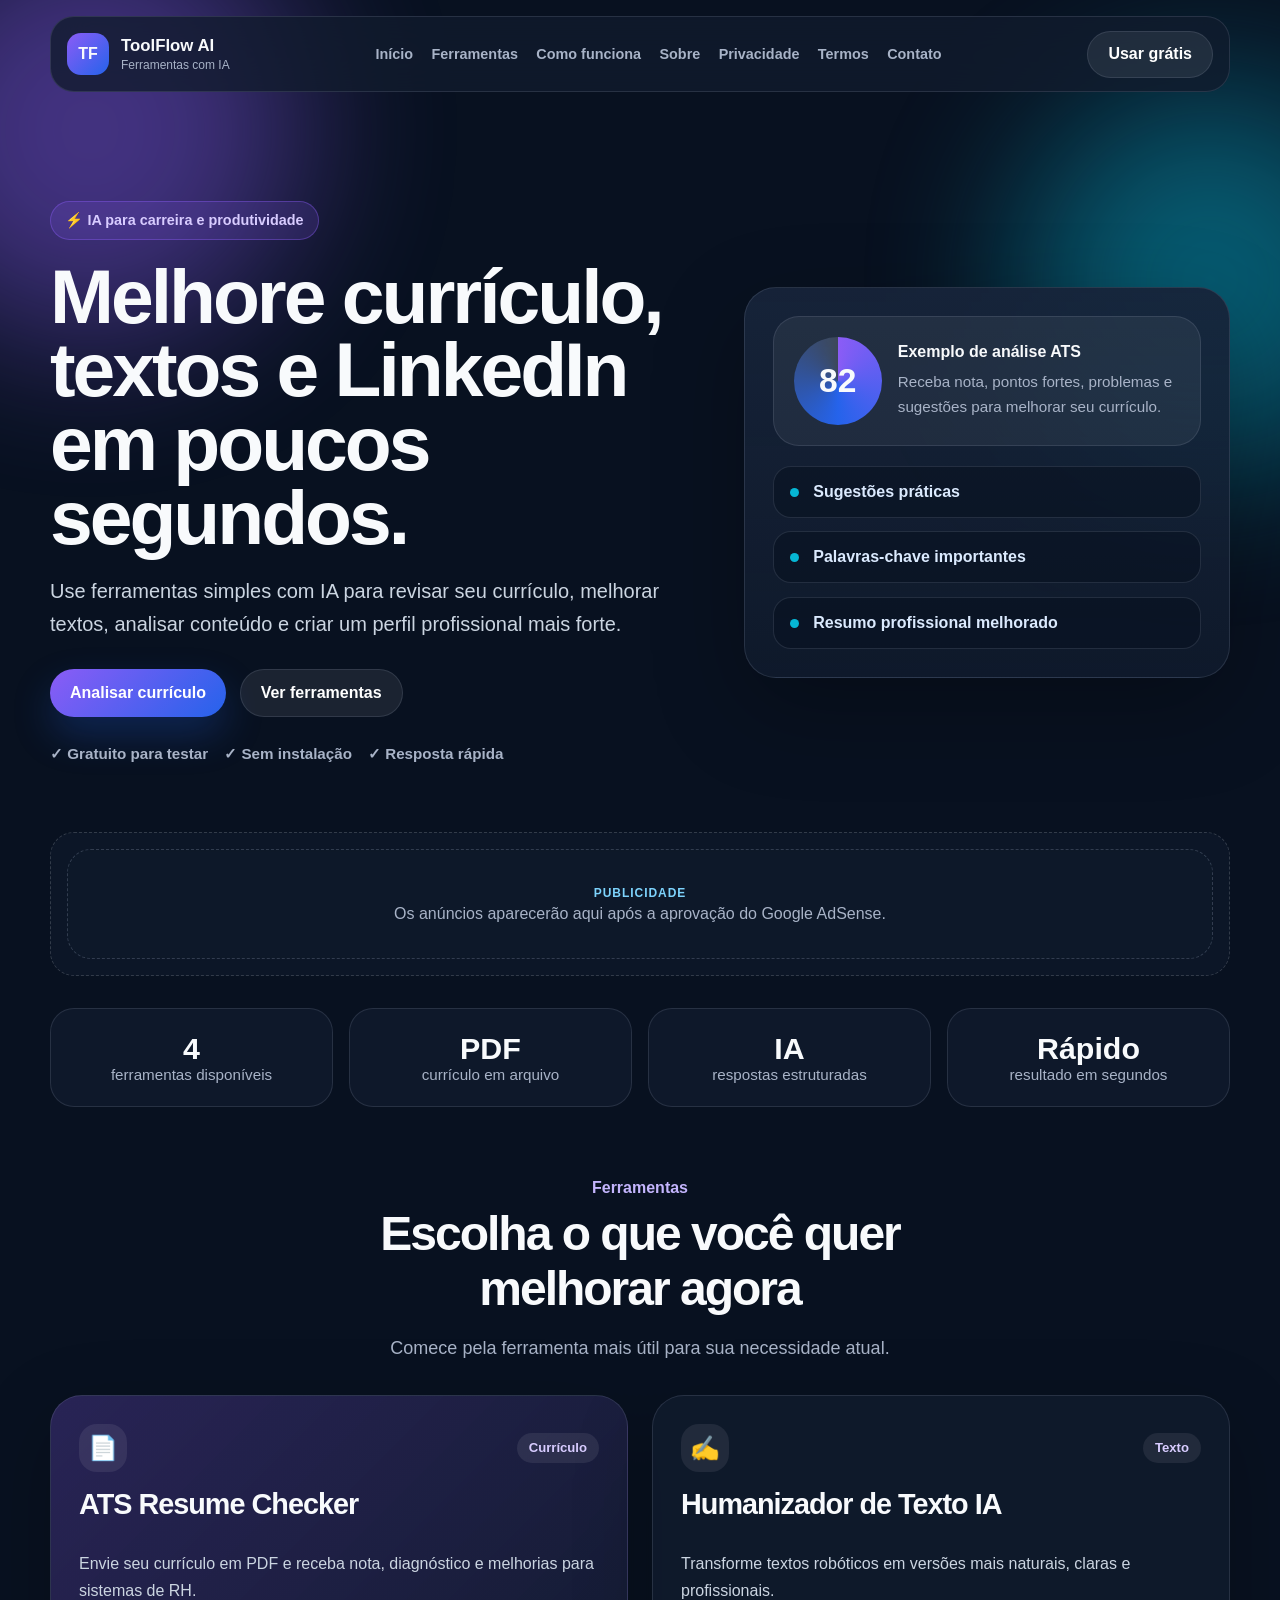
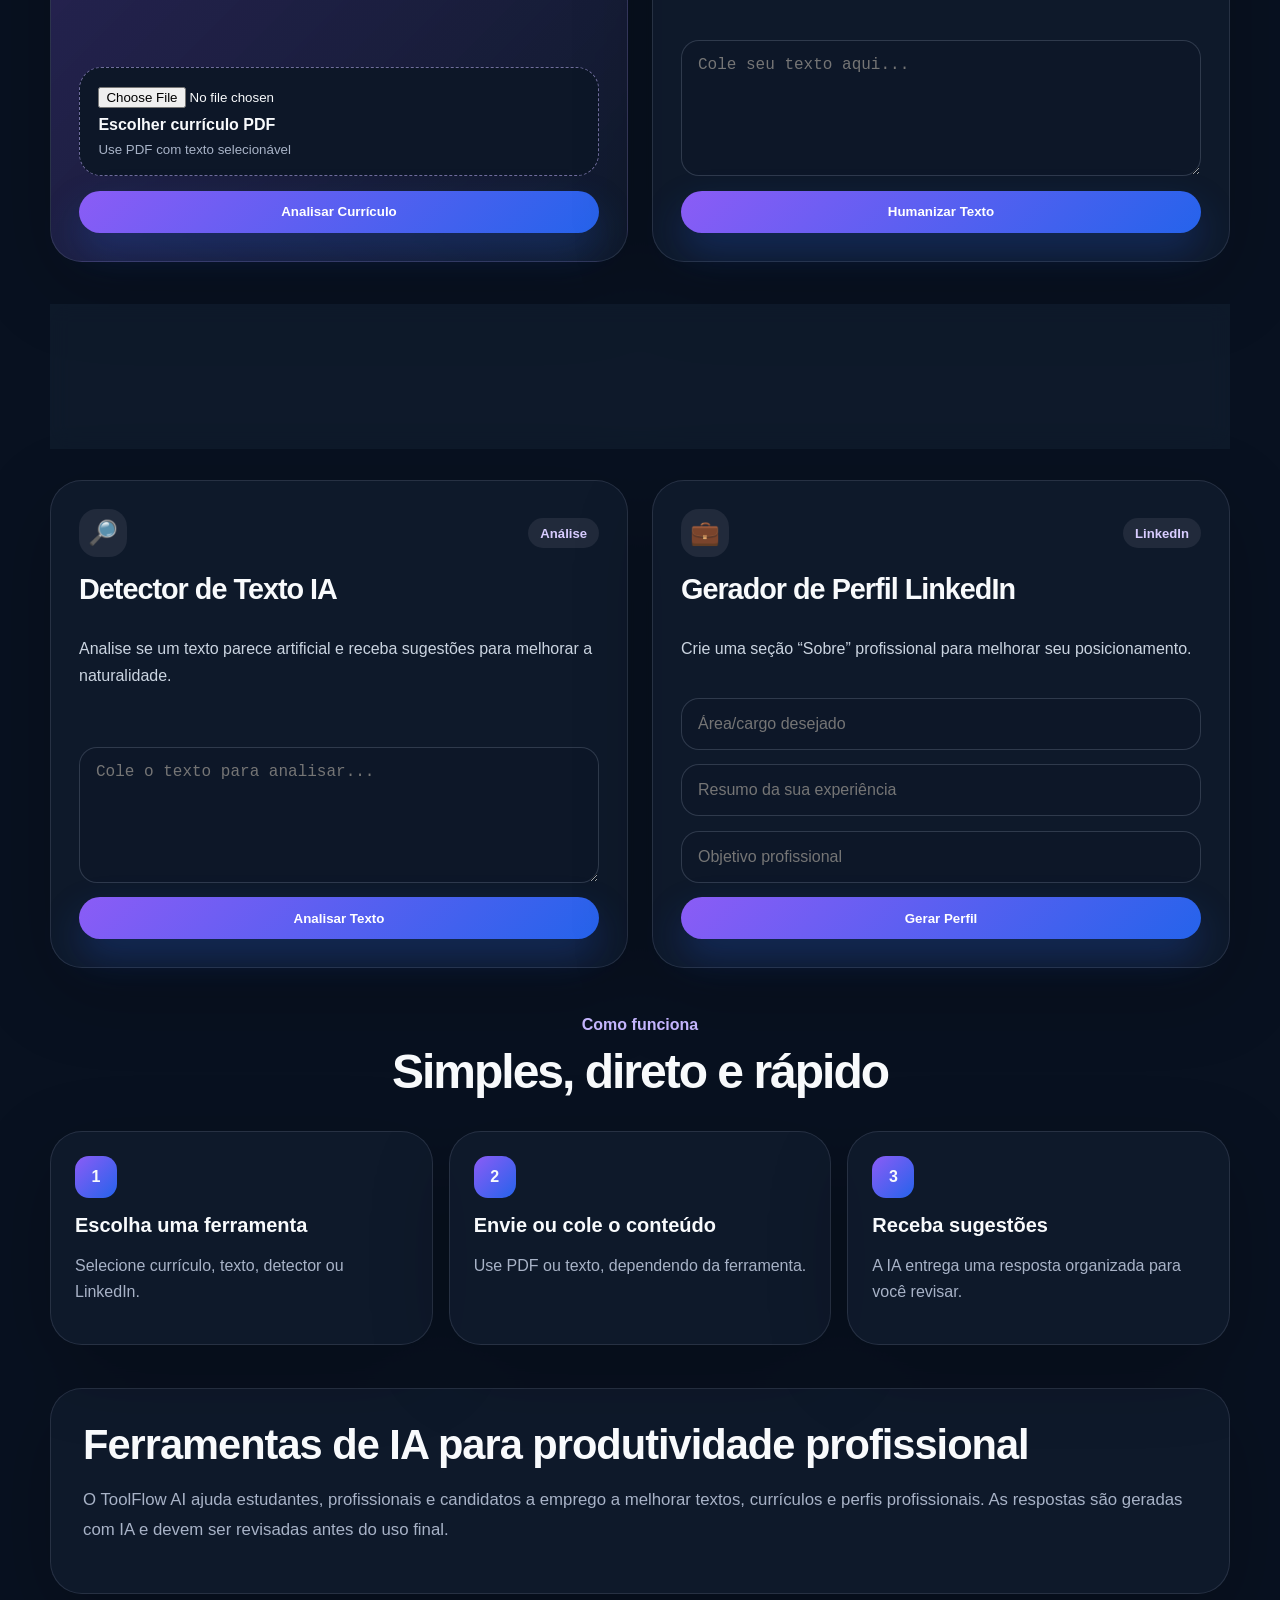
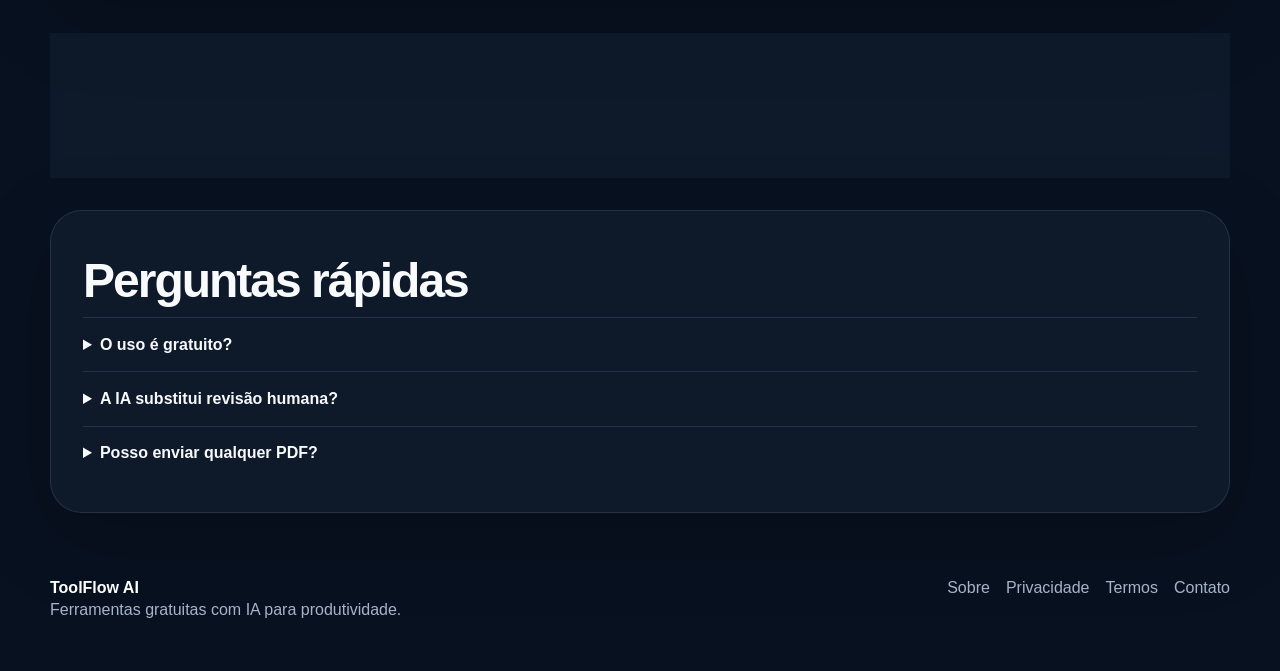
<file: templates/index.html>
<!DOCTYPE html>
<html lang="pt-br">
<head>
<meta charset="UTF-8">
<meta name="viewport" content="width=device-width, initial-scale=1.0">
<title>{{ page_title }} | Ferramentas gratuitas com IA</title>
<meta name="description" content="Ferramentas gratuitas com IA para currículo ATS, humanização de texto, LinkedIn e produtividade profissional.">
<link rel="stylesheet" href="/static/style.css">
<meta name="robots" content="index, follow">
<meta name="author" content="ToolFlow AI">
<meta property="og:title" content="ToolFlow AI">
<meta property="og:description" content="Ferramentas gratuitas com IA para currículo, ATS, LinkedIn e produtividade.">
<meta property="og:type" content="website">
<meta property="og:url" content="https://toolflow-ai.onrender.com">
<meta name="twitter:card" content="summary_large_image">
<link rel="icon" href="/static/favicon.svg" type="image/svg+xml">

<!-- Google Analytics -->
<script async src="https://www.googletagmanager.com/gtag/js?id=G-HB5PH8V46W"></script>
<script>
window.dataLayer = window.dataLayer || [];
function gtag(){ dataLayer.push(arguments); }
gtag('js', new Date());
gtag('config', 'G-HB5PH8V46W');
</script>

<!-- Google AdSense / Auto Ads -->
<script async src="https://pagead2.googlesyndication.com/pagead/js/adsbygoogle.js?client=ca-pub-5160731650313944"
     crossorigin="anonymous"></script>
</head>
<body>
<div class="bg-glow glow-one"></div>
<div class="bg-glow glow-two"></div>

<header class="site-header">
  <a href="/" class="brand">
    <div class="brand-mark">TF</div>
    <div class="brand-text">
      <strong>ToolFlow AI</strong>
      <span>Ferramentas com IA</span>
    </div>
  </a>

  <button class="mobile-menu-btn" onclick="document.body.classList.toggle('menu-open')" aria-label="Abrir menu">☰</button>

  <nav class="desktop-nav">
    <a href="/">Início</a>
    <a href="#tools">Ferramentas</a>
    <a href="#how">Como funciona</a>
    <a href="/about">Sobre</a>
    <a href="/privacy">Privacidade</a>
    <a href="/terms">Termos</a>
    <a href="/contact">Contato</a>
  </nav>

  <a class="header-cta" href="#tools">Usar grátis</a>
</header>

<nav class="mobile-nav">
  <a href="/">Início</a>
  <a href="#tools" onclick="document.body.classList.remove('menu-open')">Ferramentas</a>
  <a href="#how" onclick="document.body.classList.remove('menu-open')">Como funciona</a>
  <a href="/about">Sobre</a>
  <a href="/privacy">Privacidade</a>
  <a href="/terms">Termos</a>
  <a href="/contact">Contato</a>
</nav>

<main>
  <section class="hero">
    <div class="hero-copy">
      <div class="pill">⚡ IA para carreira e produtividade</div>
      <h1>Melhore currículo, textos e LinkedIn em poucos segundos.</h1>
      <p>Use ferramentas simples com IA para revisar seu currículo, melhorar textos, analisar conteúdo e criar um perfil profissional mais forte.</p>
      <div class="hero-actions">
        <a class="primary-btn" href="#ats">Analisar currículo</a>
        <a class="secondary-btn" href="#tools">Ver ferramentas</a>
      </div>
      <div class="trust-row">
        <span>✓ Gratuito para testar</span>
        <span>✓ Sem instalação</span>
        <span>✓ Resposta rápida</span>
      </div>
    </div>

    <div class="hero-panel">
      <div class="score-card">
        <div class="score-circle">82</div>
        <div>
          <strong>Exemplo de análise ATS</strong>
          <p>Receba nota, pontos fortes, problemas e sugestões para melhorar seu currículo.</p>
        </div>
      </div>
      <div class="mini-list">
        <div><span></span> Sugestões práticas</div>
        <div><span></span> Palavras-chave importantes</div>
        <div><span></span> Resumo profissional melhorado</div>
      </div>
    </div>
  </section>

  <section class="ad-container top-ad" aria-label="Publicidade">
    <div class="ad-box">
      <small>Publicidade</small>
      <span>Os anúncios aparecerão aqui após a aprovação do Google AdSense.</span>
    </div>
  </section>

  <section class="metrics">
    <div><strong>4</strong><span>ferramentas disponíveis</span></div>
    <div><strong>PDF</strong><span>currículo em arquivo</span></div>
    <div><strong>IA</strong><span>respostas estruturadas</span></div>
    <div><strong>Rápido</strong><span>resultado em segundos</span></div>
  </section>

  <section id="tools" class="tools-section">
    <div class="section-title">
      <span>Ferramentas</span>
      <h2>Escolha o que você quer melhorar agora</h2>
      <p>Comece pela ferramenta mais útil para sua necessidade atual.</p>
    </div>

    <div class="tools-grid">
      <article id="ats" class="tool-card highlighted">
        <div class="card-head"><div class="icon">📄</div><span>Currículo</span></div>
        <h3>ATS Resume Checker</h3>
        <p>Envie seu currículo em PDF e receba nota, diagnóstico e melhorias para sistemas de RH.</p>
        <form action="/ats-checker" method="post" enctype="multipart/form-data" class="smart-form">
          <label class="upload-box">
            <input type="file" name="file" accept=".pdf" required>
            <strong>Escolher currículo PDF</strong>
            <small>Use PDF com texto selecionável</small>
          </label>
          <button type="submit" class="submit-btn">Analisar Currículo</button>
        </form>
      </article>

      <article class="tool-card">
        <div class="card-head"><div class="icon">✍️</div><span>Texto</span></div>
        <h3>Humanizador de Texto IA</h3>
        <p>Transforme textos robóticos em versões mais naturais, claras e profissionais.</p>
        <form action="/humanizer" method="post" class="smart-form">
          <textarea name="text" placeholder="Cole seu texto aqui..." required></textarea>
          <button type="submit" class="submit-btn">Humanizar Texto</button>
        </form>
      </article>
    </div>
  </section>

  <section class="ad-container middle-ad" aria-label="Publicidade">
    <div class="ad-box">
      <small>Publicidade</small>
      <span>Espaço reservado para anúncios entre ferramentas.</span>
    </div>
  </section>

  <section class="tools-section extra-tools">
    <div class="tools-grid">
      <article class="tool-card">
        <div class="card-head"><div class="icon">🔎</div><span>Análise</span></div>
        <h3>Detector de Texto IA</h3>
        <p>Analise se um texto parece artificial e receba sugestões para melhorar a naturalidade.</p>
        <form action="/ai-detector" method="post" class="smart-form">
          <textarea name="text" placeholder="Cole o texto para analisar..." required></textarea>
          <button type="submit" class="submit-btn">Analisar Texto</button>
        </form>
      </article>

      <article class="tool-card">
        <div class="card-head"><div class="icon">💼</div><span>LinkedIn</span></div>
        <h3>Gerador de Perfil LinkedIn</h3>
        <p>Crie uma seção “Sobre” profissional para melhorar seu posicionamento.</p>
        <form action="/linkedin-generator" method="post" class="smart-form">
          <input type="text" name="role" placeholder="Área/cargo desejado" required>
          <input type="text" name="experience" placeholder="Resumo da sua experiência" required>
          <input type="text" name="goal" placeholder="Objetivo profissional" required>
          <button type="submit" class="submit-btn">Gerar Perfil</button>
        </form>
      </article>
    </div>
  </section>

  <section id="how" class="how-section">
    <div class="section-title compact">
      <span>Como funciona</span>
      <h2>Simples, direto e rápido</h2>
    </div>
    <div class="how-grid">
      <article><div class="step">1</div><h3>Escolha uma ferramenta</h3><p>Selecione currículo, texto, detector ou LinkedIn.</p></article>
      <article><div class="step">2</div><h3>Envie ou cole o conteúdo</h3><p>Use PDF ou texto, dependendo da ferramenta.</p></article>
      <article><div class="step">3</div><h3>Receba sugestões</h3><p>A IA entrega uma resposta organizada para você revisar.</p></article>
    </div>
  </section>

  <section class="content-section">
    <h2>Ferramentas de IA para produtividade profissional</h2>
    <p>O ToolFlow AI ajuda estudantes, profissionais e candidatos a emprego a melhorar textos, currículos e perfis profissionais. As respostas são geradas com IA e devem ser revisadas antes do uso final.</p>
  </section>

  <section class="ad-container bottom-ad" aria-label="Publicidade">
    <div class="ad-box">
      <small>Publicidade</small>
      <span>Espaço reservado para anúncios no fim da página.</span>
    </div>
  </section>

  <section class="faq">
    <h2>Perguntas rápidas</h2>
    <details><summary>O uso é gratuito?</summary><p>Sim. A versão atual é gratuita para testes. No futuro, alguns recursos avançados poderão ser premium.</p></details>
    <details><summary>A IA substitui revisão humana?</summary><p>Não. A IA ajuda na análise e na escrita, mas você deve revisar o resultado antes de usar.</p></details>
    <details><summary>Posso enviar qualquer PDF?</summary><p>Prefira PDFs com texto selecionável. PDFs que são apenas imagens podem não ser lidos corretamente.</p></details>
  </section>
</main>

<footer class="site-footer">
  <div>
    <strong>ToolFlow AI</strong>
    <span>Ferramentas gratuitas com IA para produtividade.</span>
  </div>
  <div class="footer-links">
    <a href="/about">Sobre</a>
    <a href="/privacy">Privacidade</a>
    <a href="/terms">Termos</a>
    <a href="/contact">Contato</a>
  </div>
</footer>

<script>
document.querySelectorAll("form").forEach((form)=>{
  form.addEventListener("submit",()=>{
    const btn=form.querySelector("button");
    if(btn){
      btn.disabled=true;
      btn.dataset.originalText = btn.innerText;
      btn.innerHTML = 'Processando... <span class="loading-spinner"></span>';
    }
  });
});
</script>

<!-- Loading Modal -->
<div id="aiLoadingOverlay" class="ai-loading-overlay" aria-hidden="true">
    <div class="ai-loading-card">
        <div class="ai-loading-header">
            <div class="ai-loading-logo">TF</div>
            <div>
                <strong id="loadingTitle">Processando com IA</strong>
                <span id="loadingSubtitle">Preparando sua análise...</span>
            </div>
        </div>

        <div class="ai-progress-wrap">
            <div id="aiProgressBar" class="ai-progress-bar"></div>
        </div>

        <div class="ai-loading-percent">
            <span id="aiProgressText">0%</span>
            <span id="aiStepText">Iniciando...</span>
        </div>

        <div class="ai-loading-steps">
            <div class="ai-step active" data-step="0">
                <span></span>
                Recebendo dados
            </div>
            <div class="ai-step" data-step="1">
                <span></span>
                Preparando conteúdo
            </div>
            <div class="ai-step" data-step="2">
                <span></span>
                Consultando IA
            </div>
            <div class="ai-step" data-step="3">
                <span></span>
                Gerando resultado
            </div>
        </div>

        <p class="ai-loading-note">
            Isso pode levar alguns segundos. Não feche esta página.
        </p>
    </div>
</div>

<script src="/static/loading.js"></script>

</body>
</html>
</file>
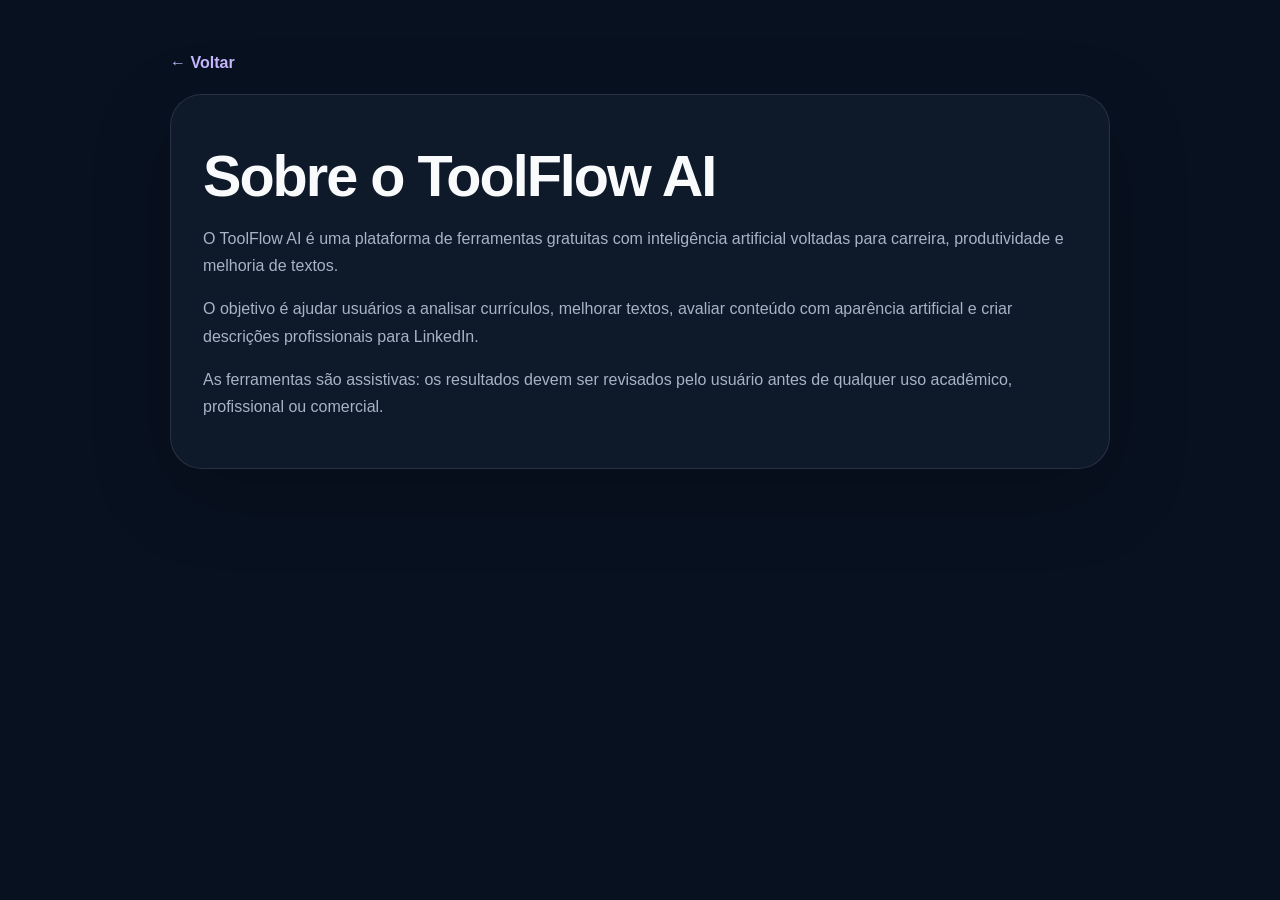
<file: templates/about.html>
<!DOCTYPE html>
<html lang="pt-br">
<head>
<meta charset="UTF-8">
<meta name="viewport" content="width=device-width, initial-scale=1.0">
<title>Sobre | ToolFlow AI</title>
<link rel="stylesheet" href="/static/style.css">
<meta name="robots" content="index, follow">
<meta name="author" content="ToolFlow AI">
<meta property="og:title" content="ToolFlow AI">
<meta property="og:description" content="Ferramentas gratuitas com IA para currículo, ATS, LinkedIn e produtividade.">
<meta property="og:type" content="website">
<meta property="og:url" content="https://toolflow-ai.onrender.com">
<meta name="twitter:card" content="summary_large_image">
<link rel="icon" href="/static/favicon.svg" type="image/svg+xml">

<!-- Google Analytics -->
<script async src="https://www.googletagmanager.com/gtag/js?id=G-HB5PH8V46W"></script>
<script>
window.dataLayer = window.dataLayer || [];
function gtag(){ dataLayer.push(arguments); }
gtag('js', new Date());
gtag('config', 'G-HB5PH8V46W');
</script>

<!-- Google AdSense / Auto Ads -->
<script async src="https://pagead2.googlesyndication.com/pagead/js/adsbygoogle.js?client=ca-pub-5160731650313944"
     crossorigin="anonymous"></script>
</head>
<body>
<main class="static-page">
<a href="/" class="back-link">← Voltar</a>
<section class="static-card">

<h1>Sobre o ToolFlow AI</h1>
<p>O ToolFlow AI é uma plataforma de ferramentas gratuitas com inteligência artificial voltadas para carreira, produtividade e melhoria de textos.</p>
<p>O objetivo é ajudar usuários a analisar currículos, melhorar textos, avaliar conteúdo com aparência artificial e criar descrições profissionais para LinkedIn.</p>
<p>As ferramentas são assistivas: os resultados devem ser revisados pelo usuário antes de qualquer uso acadêmico, profissional ou comercial.</p>

</section>
</main>

<!-- Loading Modal -->
<div id="aiLoadingOverlay" class="ai-loading-overlay" aria-hidden="true">
    <div class="ai-loading-card">
        <div class="ai-loading-header">
            <div class="ai-loading-logo">TF</div>
            <div>
                <strong id="loadingTitle">Processando com IA</strong>
                <span id="loadingSubtitle">Preparando sua análise...</span>
            </div>
        </div>

        <div class="ai-progress-wrap">
            <div id="aiProgressBar" class="ai-progress-bar"></div>
        </div>

        <div class="ai-loading-percent">
            <span id="aiProgressText">0%</span>
            <span id="aiStepText">Iniciando...</span>
        </div>

        <div class="ai-loading-steps">
            <div class="ai-step active" data-step="0">
                <span></span>
                Recebendo dados
            </div>
            <div class="ai-step" data-step="1">
                <span></span>
                Preparando conteúdo
            </div>
            <div class="ai-step" data-step="2">
                <span></span>
                Consultando IA
            </div>
            <div class="ai-step" data-step="3">
                <span></span>
                Gerando resultado
            </div>
        </div>

        <p class="ai-loading-note">
            Isso pode levar alguns segundos. Não feche esta página.
        </p>
    </div>
</div>

<script src="/static/loading.js"></script>

</body>
</html>
</file>
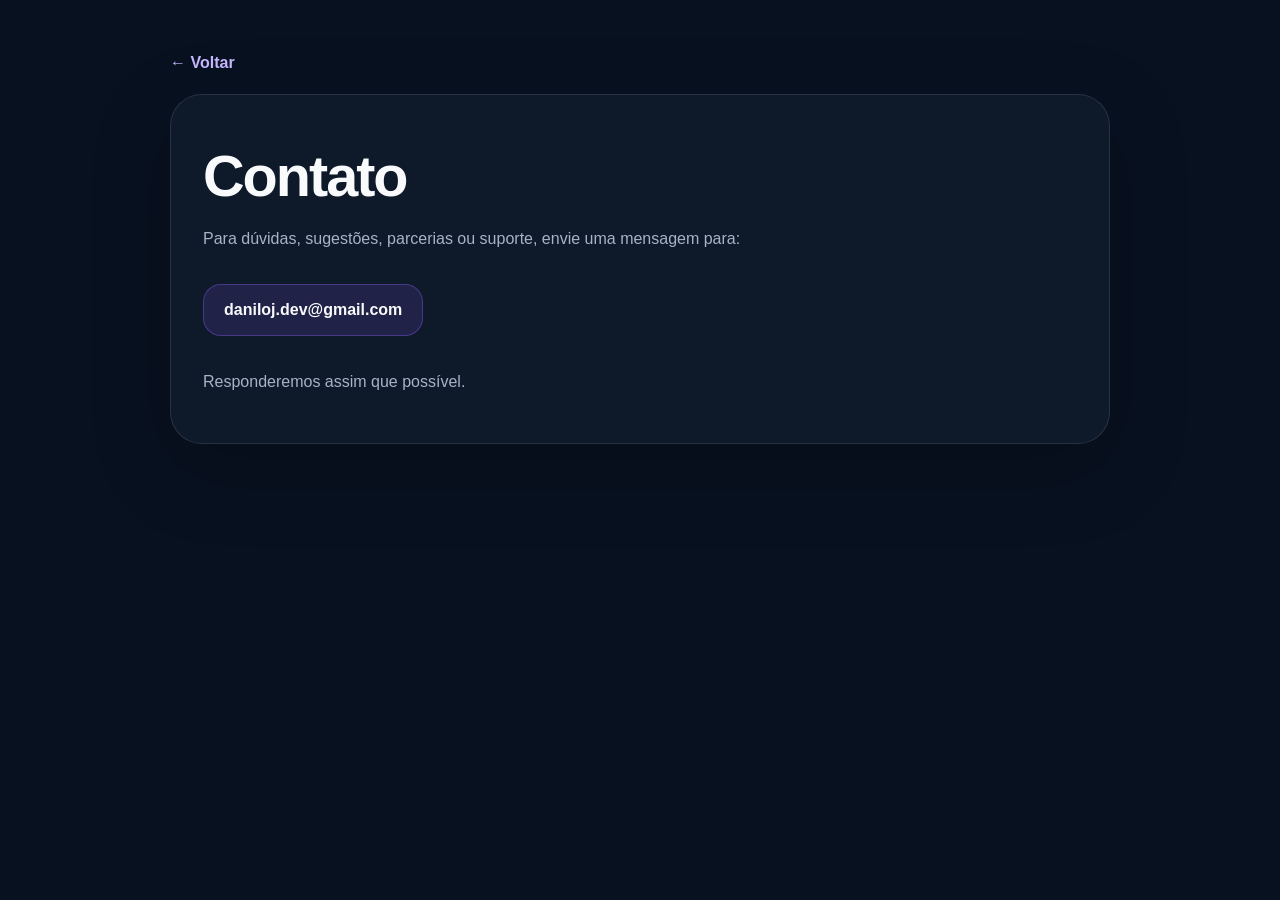
<file: templates/contact.html>
<!DOCTYPE html>
<html lang="pt-br">
<head>
<meta charset="UTF-8">
<meta name="viewport" content="width=device-width, initial-scale=1.0">
<title>Contato | ToolFlow AI</title>
<link rel="stylesheet" href="/static/style.css">
<meta name="robots" content="index, follow">
<meta name="author" content="ToolFlow AI">
<meta property="og:title" content="ToolFlow AI">
<meta property="og:description" content="Ferramentas gratuitas com IA para currículo, ATS, LinkedIn e produtividade.">
<meta property="og:type" content="website">
<meta property="og:url" content="https://toolflow-ai.onrender.com">
<meta name="twitter:card" content="summary_large_image">
<link rel="icon" href="/static/favicon.svg" type="image/svg+xml">

<!-- Google Analytics -->
<script async src="https://www.googletagmanager.com/gtag/js?id=G-HB5PH8V46W"></script>
<script>
window.dataLayer = window.dataLayer || [];
function gtag(){ dataLayer.push(arguments); }
gtag('js', new Date());
gtag('config', 'G-HB5PH8V46W');
</script>

<!-- Google AdSense / Auto Ads -->
<script async src="https://pagead2.googlesyndication.com/pagead/js/adsbygoogle.js?client=ca-pub-5160731650313944"
     crossorigin="anonymous"></script>
</head>
<body>
<main class="static-page">
<a href="/" class="back-link">← Voltar</a>
<section class="static-card">

<h1>Contato</h1>
<p>Para dúvidas, sugestões, parcerias ou suporte, envie uma mensagem para:</p>
<div class="contact-email">daniloj.dev@gmail.com</div>
<p>Responderemos assim que possível.</p>

</section>
</main>

<!-- Loading Modal -->
<div id="aiLoadingOverlay" class="ai-loading-overlay" aria-hidden="true">
    <div class="ai-loading-card">
        <div class="ai-loading-header">
            <div class="ai-loading-logo">TF</div>
            <div>
                <strong id="loadingTitle">Processando com IA</strong>
                <span id="loadingSubtitle">Preparando sua análise...</span>
            </div>
        </div>

        <div class="ai-progress-wrap">
            <div id="aiProgressBar" class="ai-progress-bar"></div>
        </div>

        <div class="ai-loading-percent">
            <span id="aiProgressText">0%</span>
            <span id="aiStepText">Iniciando...</span>
        </div>

        <div class="ai-loading-steps">
            <div class="ai-step active" data-step="0">
                <span></span>
                Recebendo dados
            </div>
            <div class="ai-step" data-step="1">
                <span></span>
                Preparando conteúdo
            </div>
            <div class="ai-step" data-step="2">
                <span></span>
                Consultando IA
            </div>
            <div class="ai-step" data-step="3">
                <span></span>
                Gerando resultado
            </div>
        </div>

        <p class="ai-loading-note">
            Isso pode levar alguns segundos. Não feche esta página.
        </p>
    </div>
</div>

<script src="/static/loading.js"></script>

</body>
</html>
</file>
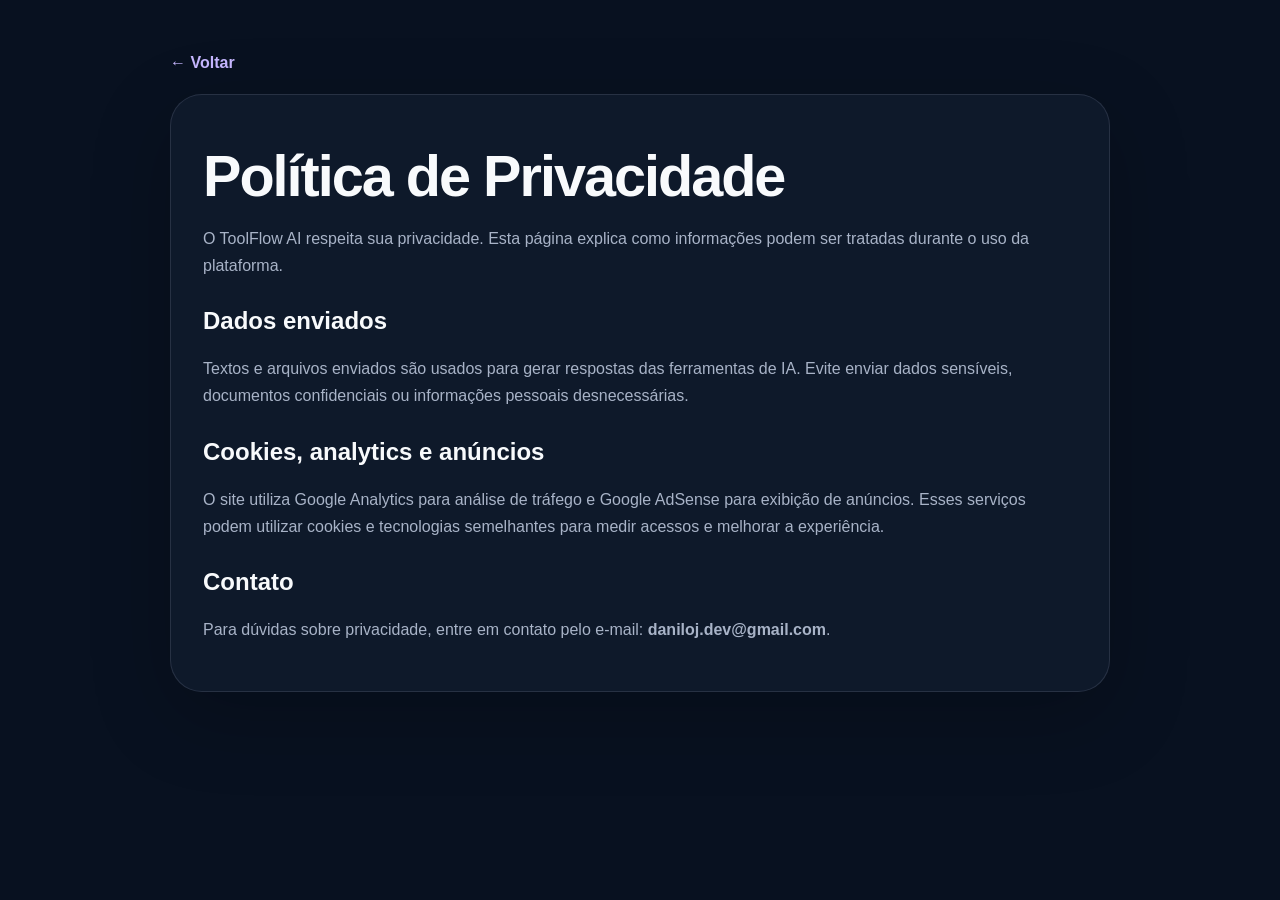
<file: templates/privacy.html>
<!DOCTYPE html>
<html lang="pt-br">
<head>
<meta charset="UTF-8">
<meta name="viewport" content="width=device-width, initial-scale=1.0">
<title>Política de Privacidade | ToolFlow AI</title>
<link rel="stylesheet" href="/static/style.css">
<meta name="robots" content="index, follow">
<meta name="author" content="ToolFlow AI">
<meta property="og:title" content="ToolFlow AI">
<meta property="og:description" content="Ferramentas gratuitas com IA para currículo, ATS, LinkedIn e produtividade.">
<meta property="og:type" content="website">
<meta property="og:url" content="https://toolflow-ai.onrender.com">
<meta name="twitter:card" content="summary_large_image">
<link rel="icon" href="/static/favicon.svg" type="image/svg+xml">

<!-- Google Analytics -->
<script async src="https://www.googletagmanager.com/gtag/js?id=G-HB5PH8V46W"></script>
<script>
window.dataLayer = window.dataLayer || [];
function gtag(){ dataLayer.push(arguments); }
gtag('js', new Date());
gtag('config', 'G-HB5PH8V46W');
</script>

<!-- Google AdSense / Auto Ads -->
<script async src="https://pagead2.googlesyndication.com/pagead/js/adsbygoogle.js?client=ca-pub-5160731650313944"
     crossorigin="anonymous"></script>
</head>
<body>
<main class="static-page">
<a href="/" class="back-link">← Voltar</a>
<section class="static-card">

<h1>Política de Privacidade</h1>
<p>O ToolFlow AI respeita sua privacidade. Esta página explica como informações podem ser tratadas durante o uso da plataforma.</p>
<h2>Dados enviados</h2>
<p>Textos e arquivos enviados são usados para gerar respostas das ferramentas de IA. Evite enviar dados sensíveis, documentos confidenciais ou informações pessoais desnecessárias.</p>
<h2>Cookies, analytics e anúncios</h2>
<p>O site utiliza Google Analytics para análise de tráfego e Google AdSense para exibição de anúncios. Esses serviços podem utilizar cookies e tecnologias semelhantes para medir acessos e melhorar a experiência.</p>
<h2>Contato</h2>
<p>Para dúvidas sobre privacidade, entre em contato pelo e-mail: <strong>daniloj.dev@gmail.com</strong>.</p>

</section>
</main>

<!-- Loading Modal -->
<div id="aiLoadingOverlay" class="ai-loading-overlay" aria-hidden="true">
    <div class="ai-loading-card">
        <div class="ai-loading-header">
            <div class="ai-loading-logo">TF</div>
            <div>
                <strong id="loadingTitle">Processando com IA</strong>
                <span id="loadingSubtitle">Preparando sua análise...</span>
            </div>
        </div>

        <div class="ai-progress-wrap">
            <div id="aiProgressBar" class="ai-progress-bar"></div>
        </div>

        <div class="ai-loading-percent">
            <span id="aiProgressText">0%</span>
            <span id="aiStepText">Iniciando...</span>
        </div>

        <div class="ai-loading-steps">
            <div class="ai-step active" data-step="0">
                <span></span>
                Recebendo dados
            </div>
            <div class="ai-step" data-step="1">
                <span></span>
                Preparando conteúdo
            </div>
            <div class="ai-step" data-step="2">
                <span></span>
                Consultando IA
            </div>
            <div class="ai-step" data-step="3">
                <span></span>
                Gerando resultado
            </div>
        </div>

        <p class="ai-loading-note">
            Isso pode levar alguns segundos. Não feche esta página.
        </p>
    </div>
</div>

<script src="/static/loading.js"></script>

</body>
</html>
</file>
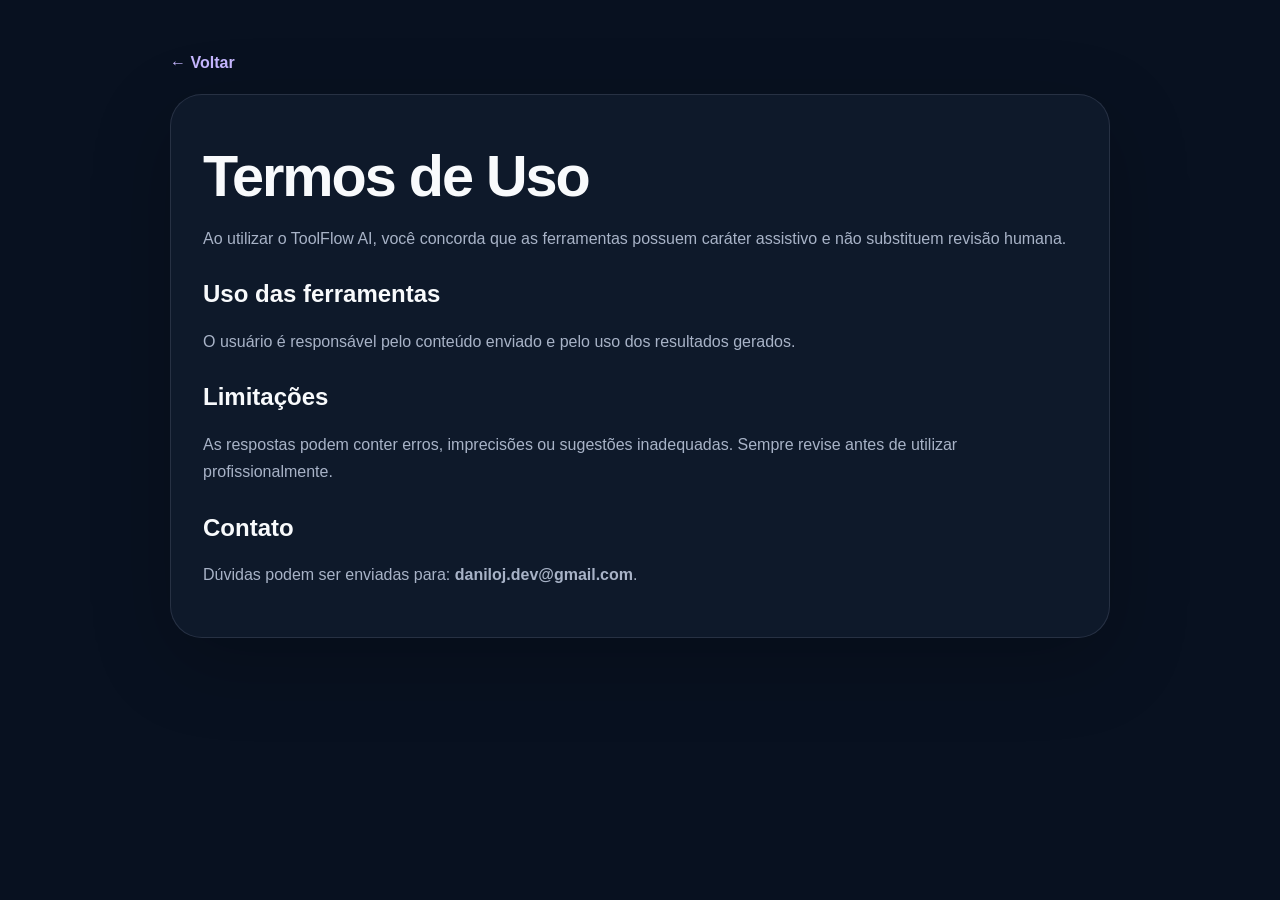
<file: templates/terms.html>
<!DOCTYPE html><html lang="pt-br"><head><meta charset="UTF-8"><meta name="viewport" content="width=device-width, initial-scale=1.0"><title>Termos de Uso | ToolFlow AI</title><link rel="stylesheet" href="/static/style.css"></head><body><main class="static-page"><a href="/" class="back-link">← Voltar</a><section class="static-card"><h1>Termos de Uso</h1><p>Ao utilizar o ToolFlow AI, você concorda que as ferramentas possuem caráter assistivo e não substituem revisão humana.</p><h2>Uso das ferramentas</h2><p>O usuário é responsável pelo conteúdo enviado e pelo uso dos resultados gerados.</p><h2>Limitações</h2><p>As respostas podem conter erros, imprecisões ou sugestões inadequadas. Sempre revise antes de utilizar profissionalmente.</p><h2>Contato</h2><p>Dúvidas podem ser enviadas para: <strong>daniloj.dev@gmail.com</strong>.</p></section></main></body></html>
</file>
<file: static/style.css>
:root{--bg:#081120;--panel:#111c2e;--text:#f8fafc;--muted:#a8b3c7;--line:rgba(148,163,184,.18);--purple:#8b5cf6;--blue:#2563eb;--cyan:#06b6d4;--max:1180px}*{box-sizing:border-box}html{scroll-behavior:smooth}body{margin:0;font-family:Inter,Arial,Helvetica,sans-serif;background:var(--bg);color:var(--text);overflow-x:hidden}.bg-glow{position:fixed;filter:blur(80px);opacity:.45;z-index:-1;border-radius:999px;pointer-events:none}.glow-one{width:420px;height:420px;left:-120px;top:-80px;background:var(--purple)}.glow-two{width:380px;height:380px;right:-120px;top:90px;background:var(--cyan)}.site-header{width:min(var(--max),calc(100% - 2rem));margin:1rem auto 0;padding:.85rem 1rem;display:flex;justify-content:space-between;align-items:center;gap:1rem;border:1px solid var(--line);background:rgba(17,28,46,.78);backdrop-filter:blur(18px);border-radius:24px;position:sticky;top:1rem;z-index:20}.brand{display:flex;align-items:center;gap:.75rem;color:var(--text);text-decoration:none;min-width:0}.brand-mark{width:42px;height:42px;flex:0 0 42px;border-radius:14px;display:grid;place-items:center;background:linear-gradient(135deg,var(--purple),var(--blue));font-weight:900}.brand strong{display:block;font-size:1.05rem;white-space:nowrap}.brand span{display:block;color:var(--muted);font-size:.75rem;margin-top:2px;white-space:nowrap}.desktop-nav{display:flex;gap:clamp(.65rem,1.5vw,1.15rem);align-items:center}.desktop-nav a{color:var(--muted);text-decoration:none;font-weight:700;font-size:.9rem;white-space:nowrap}.mobile-menu-btn{display:none;background:rgba(255,255,255,.08);border:1px solid var(--line);color:white;border-radius:12px;padding:.65rem .8rem;font-weight:900}.mobile-nav{display:none;width:min(var(--max),calc(100% - 2rem));margin:.5rem auto 0;padding:1rem;border:1px solid var(--line);border-radius:20px;background:rgba(17,28,46,.95);position:sticky;top:5.8rem;z-index:19}.mobile-nav a{display:block;color:var(--muted);text-decoration:none;font-weight:800;padding:.8rem}.header-cta,.primary-btn,.secondary-btn,.submit-btn,.result-toolbar button{border:0;text-decoration:none;border-radius:999px;padding:.85rem 1.25rem;font-weight:800;color:white;cursor:pointer;transition:.2s;display:inline-flex;align-items:center;justify-content:center;text-align:center}.header-cta,.secondary-btn{background:rgba(255,255,255,.08);border:1px solid var(--line)}.primary-btn,.submit-btn,.result-toolbar button{background:linear-gradient(135deg,var(--purple),var(--blue));box-shadow:0 18px 38px rgba(37,99,235,.25)}button:disabled{opacity:.7;cursor:not-allowed}.header-cta:hover,.primary-btn:hover,.secondary-btn:hover,.submit-btn:hover{transform:translateY(-2px);filter:brightness(1.08)}.hero{width:min(var(--max),calc(100% - 2rem));margin:clamp(2.5rem,7vw,5rem) auto 2.5rem;display:grid;grid-template-columns:minmax(0,1.15fr) minmax(320px,.85fr);gap:clamp(1.5rem,4vw,2.25rem);align-items:center;min-height:min(620px,calc(100vh - 120px))}.pill{display:inline-flex;padding:.6rem .9rem;border-radius:999px;background:rgba(139,92,246,.16);border:1px solid rgba(139,92,246,.38);color:#d8ccff;font-weight:800;font-size:.9rem}.hero h1{font-size:clamp(2.55rem,6vw,4.9rem);line-height:.96;margin:1.25rem 0;letter-spacing:clamp(-3px,-.35vw,-1px)}.hero p{max-width:720px;color:#cbd5e1;font-size:clamp(1rem,2vw,1.25rem);line-height:1.65}.hero-actions{display:flex;gap:.85rem;flex-wrap:wrap;margin:1.8rem 0}.trust-row{display:flex;gap:1rem;flex-wrap:wrap;color:var(--muted);font-weight:700;font-size:.95rem}.hero-panel{padding:clamp(1.25rem,3vw,1.75rem);border-radius:32px;border:1px solid var(--line);background:linear-gradient(180deg,rgba(23,36,58,.95),rgba(17,28,46,.78));box-shadow:0 30px 90px rgba(0,0,0,.28)}.score-card{display:flex;gap:1rem;align-items:center;padding:1.25rem;border-radius:26px;background:rgba(255,255,255,.06);border:1px solid var(--line)}.score-circle{width:88px;height:88px;flex:0 0 88px;border-radius:50%;display:grid;place-items:center;background:conic-gradient(var(--purple),var(--blue),rgba(255,255,255,.12));font-size:2.1rem;font-weight:900}.score-card p{font-size:.95rem;margin:.5rem 0 0;color:var(--muted)}.mini-list{margin-top:1.25rem;display:grid;gap:.85rem}.mini-list div{padding:1rem;border-radius:18px;background:rgba(8,17,32,.55);border:1px solid var(--line);color:#dbeafe;font-weight:700}.mini-list span{display:inline-block;width:9px;height:9px;border-radius:50%;background:var(--cyan);margin-right:10px}.ad-container{width:min(var(--max),calc(100% - 2rem));margin:0 auto 2rem}.ad-box{border:1px dashed rgba(148,163,184,.28);background:rgba(17,28,46,.45);border-radius:24px;padding:clamp(1.25rem,3vw,1.8rem);text-align:center;color:var(--muted);display:grid;gap:.3rem}.ad-box small{font-size:.75rem;text-transform:uppercase;letter-spacing:.08em;color:#7dd3fc}.metrics{width:min(var(--max),calc(100% - 2rem));margin:0 auto 2rem;display:grid;grid-template-columns:repeat(4,minmax(0,1fr));gap:1rem}.metrics div{padding:1.35rem;border:1px solid var(--line);background:rgba(17,28,46,.78);border-radius:24px;text-align:center}.metrics strong{display:block;font-size:clamp(1.4rem,3vw,1.9rem)}.metrics span{color:var(--muted);font-size:.95rem}.tools-section,.how-section,.faq{width:min(var(--max),calc(100% - 2rem));margin:0 auto 2.65rem}.section-title{text-align:center;margin:clamp(3rem,7vw,4.5rem) auto 2rem;max-width:720px}.section-title.compact{margin-top:3rem}.section-title span{color:#c4b5fd;font-weight:900}.section-title h2,.how-section h2,.faq h2{font-size:clamp(2rem,4vw,3rem);letter-spacing:-2px;margin:.6rem 0}.section-title p{color:var(--muted);font-size:clamp(1rem,2vw,1.125rem);line-height:1.6}.tools-grid{display:grid;grid-template-columns:repeat(2,minmax(0,1fr));gap:1.5rem}.tool-card,.faq,.result-card,.next-actions,.result-hero,.static-card,.how-grid article{border:1px solid var(--line);background:rgba(17,28,46,.82);border-radius:32px;box-shadow:0 24px 80px rgba(0,0,0,.22)}.tool-card{padding:clamp(1.25rem,3vw,1.75rem);min-height:420px;display:flex;flex-direction:column}.tool-card.highlighted{background:linear-gradient(135deg,rgba(139,92,246,.25),rgba(17,28,46,.84))}.card-head{display:flex;align-items:center;justify-content:space-between;gap:1rem;margin-bottom:1rem}.card-head span{color:#d8ccff;background:rgba(255,255,255,.08);padding:.45rem .75rem;border-radius:999px;font-weight:800;font-size:.82rem}.icon{width:48px;height:48px;flex:0 0 48px;border-radius:18px;display:grid;place-items:center;background:rgba(255,255,255,.08);font-size:1.5rem}.tool-card h3{font-size:clamp(1.45rem,3vw,1.8rem);letter-spacing:-1px;margin:0 0 .8rem}.tool-card p{color:#cbd5e1;line-height:1.7}.smart-form{display:grid;gap:.9rem;margin-top:auto;padding-top:1.25rem}textarea,input[type=text]{width:100%;min-height:52px;border:1px solid rgba(148,163,184,.25);background:#0d1728;color:var(--text);border-radius:18px;padding:.95rem 1rem;outline:none;font-size:1rem}textarea{min-height:136px;resize:vertical}textarea:focus,input[type=text]:focus{border-color:rgba(139,92,246,.75);box-shadow:0 0 0 4px rgba(139,92,246,.12)}.upload-box{display:grid;gap:.5rem;border:1px dashed rgba(196,181,253,.55);background:#0d1728;padding:1.15rem;border-radius:22px;cursor:pointer;overflow:hidden}.upload-box input{max-width:100%}.upload-box small{color:var(--muted)}.submit-btn{width:100%}.how-grid{display:grid;grid-template-columns:repeat(3,minmax(0,1fr));gap:1rem}.how-grid article{padding:1.5rem}.step{width:42px;height:42px;border-radius:14px;background:linear-gradient(135deg,var(--purple),var(--blue));display:grid;place-items:center;font-weight:900;margin-bottom:1rem}.how-grid h3{margin:.4rem 0;font-size:1.25rem}.how-grid p,.faq p{color:var(--muted);line-height:1.6}.faq{padding:clamp(1.25rem,3vw,2rem)}details{border-top:1px solid var(--line);padding:1.1rem 0}summary{cursor:pointer;font-weight:900}.site-footer{width:min(var(--max),calc(100% - 2rem));margin:0 auto 1.75rem;color:var(--muted);display:flex;justify-content:space-between;gap:1rem;padding:1.5rem 0}.site-footer strong{display:block;color:white}.site-footer span{display:block;margin-top:.25rem}.footer-links{display:flex;gap:1rem;flex-wrap:wrap}.footer-links a{color:var(--muted);text-decoration:none}.result-layout,.static-page{width:min(940px,calc(100% - 2rem));margin:clamp(2rem,6vw,3.4rem) auto}.back-link{color:#c4b5fd;text-decoration:none;font-weight:900}.result-hero,.static-card{padding:clamp(1.25rem,4vw,2rem);margin-top:1.35rem}.result-hero h1,.static-card h1{font-size:clamp(2.2rem,5vw,3.6rem);letter-spacing:-2px;margin:1rem 0 .5rem}.result-hero p,.static-card p{color:var(--muted);line-height:1.7}.static-card h2{margin-top:1.75rem}.contact-email{display:inline-block;margin:1rem 0;padding:1rem 1.25rem;border-radius:18px;background:rgba(139,92,246,.14);border:1px solid rgba(139,92,246,.38);font-weight:900;word-break:break-word}.result-card{margin-top:1.35rem;overflow:hidden}.result-toolbar{display:flex;justify-content:space-between;align-items:center;gap:1rem;padding:1.1rem 1.35rem;border-bottom:1px solid var(--line)}.result-card pre{margin:0;padding:clamp(1.15rem,3vw,1.65rem);white-space:pre-wrap;line-height:1.75;font-family:Inter,Arial,sans-serif;font-size:1rem;color:#eef2ff;overflow-wrap:anywhere}.next-actions{padding:clamp(1.25rem,3vw,1.75rem);margin-top:1.35rem}.next-actions p{color:var(--muted);line-height:1.7}@media(max-width:1024px){.desktop-nav{display:none}.mobile-menu-btn{display:block}.menu-open .mobile-nav{display:block}.header-cta{display:none}.hero{grid-template-columns:1fr;min-height:auto}.hero-panel{max-width:680px}.metrics{grid-template-columns:repeat(2,minmax(0,1fr))}}@media(max-width:760px){.tools-grid,.how-grid{grid-template-columns:1fr}.site-footer{display:grid}.hero h1{font-size:clamp(2.4rem,12vw,3.2rem)}.score-card{align-items:flex-start}.score-circle{width:72px;height:72px;flex-basis:72px;font-size:1.7rem}.hero-actions a{width:100%}.brand span{display:none}}@media(max-width:480px){.site-header,.mobile-nav,.hero,.metrics,.tools-section,.how-section,.faq,.site-footer,.result-layout,.static-page,.ad-container{width:calc(100% - 1rem)}.site-header{border-radius:18px;padding:.75rem}.brand-mark{width:38px;height:38px;flex-basis:38px}.brand strong{font-size:.95rem}.metrics{grid-template-columns:1fr}.tool-card{min-height:auto;border-radius:24px}.result-toolbar{align-items:stretch;flex-direction:column}.result-toolbar button{width:100%}}

/* ToolFlow AI - melhorias de anúncios, UX e responsividade */
.ad-container{
  width:min(var(--max),calc(100% - 2rem));
  margin:2rem auto;
  padding:1rem;
  border:1px dashed rgba(255,255,255,.16);
  border-radius:24px;
  background:rgba(17,28,46,.55);
  backdrop-filter:blur(10px);
  overflow:hidden;
}
.ad-box{
  min-height:110px;
  display:flex;
  flex-direction:column;
  align-items:center;
  justify-content:center;
  gap:.35rem;
  color:var(--muted);
  text-align:center;
}
.ad-box small{
  color:#7dd3fc;
  text-transform:uppercase;
  letter-spacing:.08em;
  font-weight:800;
}
.middle-ad,.bottom-ad,.result-ad,.result-ad-bottom{min-height:120px;}
.content-section{
  width:min(var(--max),calc(100% - 2rem));
  margin:2.5rem auto;
  padding:clamp(1.25rem,3vw,2rem);
  border:1px solid var(--line);
  background:rgba(17,28,46,.82);
  border-radius:32px;
  box-shadow:0 24px 80px rgba(0,0,0,.22);
}
.content-section h2{font-size:clamp(1.8rem,4vw,2.6rem);letter-spacing:-1px;margin:0 0 1rem;}
.content-section p{color:var(--muted);line-height:1.75;font-size:1.05rem;}
.loading-spinner{
  width:18px;
  height:18px;
  border:2px solid rgba(255,255,255,.3);
  border-top:2px solid white;
  border-radius:50%;
  animation:spin 1s linear infinite;
  display:inline-block;
  margin-left:.6rem;
  vertical-align:middle;
}
@keyframes spin{0%{transform:rotate(0deg)}100%{transform:rotate(360deg)}}
.extra-tools{margin-top:0;}
@media(max-width:760px){
  .ad-container{width:calc(100% - 1rem);padding:.75rem;border-radius:18px;}
  .ad-box{min-height:90px;font-size:.92rem;}
}


/* ================================
   ToolFlow AI - Loading Experience
   ================================ */

.ai-loading-overlay {
    position: fixed;
    inset: 0;
    z-index: 9999;
    display: none;
    align-items: center;
    justify-content: center;
    padding: 24px;
    background:
        radial-gradient(circle at top left, rgba(139, 92, 246, 0.35), transparent 34%),
        radial-gradient(circle at bottom right, rgba(37, 99, 235, 0.28), transparent 32%),
        rgba(3, 7, 18, 0.82);
    backdrop-filter: blur(16px);
}

.ai-loading-overlay.show {
    display: flex;
}

.ai-loading-card {
    width: min(520px, 100%);
    border: 1px solid rgba(148, 163, 184, 0.22);
    border-radius: 30px;
    padding: clamp(24px, 5vw, 34px);
    background: linear-gradient(180deg, rgba(17, 28, 46, 0.96), rgba(8, 17, 32, 0.98));
    box-shadow: 0 30px 100px rgba(0, 0, 0, 0.45);
    color: #f8fafc;
    animation: loadingCardIn 0.25s ease-out;
}

@keyframes loadingCardIn {
    from {
        opacity: 0;
        transform: translateY(12px) scale(0.98);
    }
    to {
        opacity: 1;
        transform: translateY(0) scale(1);
    }
}

.ai-loading-header {
    display: flex;
    align-items: center;
    gap: 14px;
    margin-bottom: 24px;
}

.ai-loading-logo {
    width: 48px;
    height: 48px;
    flex: 0 0 48px;
    display: grid;
    place-items: center;
    border-radius: 16px;
    background: linear-gradient(135deg, #8b5cf6, #2563eb);
    font-weight: 900;
    box-shadow: 0 12px 30px rgba(37, 99, 235, 0.3);
}

.ai-loading-header strong {
    display: block;
    font-size: clamp(20px, 4vw, 25px);
    letter-spacing: -0.6px;
}

.ai-loading-header span {
    display: block;
    margin-top: 4px;
    color: #a8b3c7;
    font-size: 14px;
}

.ai-progress-wrap {
    width: 100%;
    height: 12px;
    border-radius: 999px;
    overflow: hidden;
    background: rgba(148, 163, 184, 0.16);
    border: 1px solid rgba(148, 163, 184, 0.12);
}

.ai-progress-bar {
    width: 0%;
    height: 100%;
    border-radius: inherit;
    background: linear-gradient(90deg, #8b5cf6, #2563eb, #06b6d4);
    box-shadow: 0 0 24px rgba(37, 99, 235, 0.45);
    transition: width 0.38s ease;
}

.ai-loading-percent {
    display: flex;
    justify-content: space-between;
    align-items: center;
    gap: 12px;
    margin: 12px 0 22px;
    color: #cbd5e1;
    font-size: 14px;
    font-weight: 800;
}

.ai-loading-steps {
    display: grid;
    gap: 10px;
}

.ai-step {
    display: flex;
    align-items: center;
    gap: 10px;
    padding: 12px 14px;
    border: 1px solid rgba(148, 163, 184, 0.14);
    border-radius: 16px;
    background: rgba(15, 23, 42, 0.54);
    color: #94a3b8;
    font-weight: 800;
    font-size: 14px;
}

.ai-step span {
    width: 11px;
    height: 11px;
    flex: 0 0 11px;
    border-radius: 50%;
    background: rgba(148, 163, 184, 0.45);
}

.ai-step.active {
    color: #dbeafe;
    border-color: rgba(96, 165, 250, 0.28);
    background: rgba(37, 99, 235, 0.12);
}

.ai-step.active span {
    background: #38bdf8;
    box-shadow: 0 0 18px rgba(56, 189, 248, 0.7);
}

.ai-step.done {
    color: #bbf7d0;
    border-color: rgba(34, 197, 94, 0.25);
    background: rgba(22, 163, 74, 0.09);
}

.ai-step.done span {
    background: #22c55e;
    box-shadow: none;
}

.ai-loading-note {
    margin: 20px 0 0;
    color: #94a3b8;
    font-size: 13px;
    line-height: 1.55;
}

.submit-btn.is-loading,
button.is-loading {
    opacity: 0.88;
    cursor: wait;
    position: relative;
}

.submit-btn.is-loading::after,
button.is-loading::after {
    content: "";
    width: 16px;
    height: 16px;
    margin-left: 10px;
    border: 2px solid rgba(255,255,255,.35);
    border-top-color: #fff;
    border-radius: 50%;
    display: inline-block;
    vertical-align: middle;
    animation: toolflowSpin 0.8s linear infinite;
}

@keyframes toolflowSpin {
    to {
        transform: rotate(360deg);
    }
}

@media (max-width: 520px) {
    .ai-loading-card {
        border-radius: 24px;
    }

    .ai-loading-percent {
        align-items: flex-start;
        flex-direction: column;
    }
}
</file>
